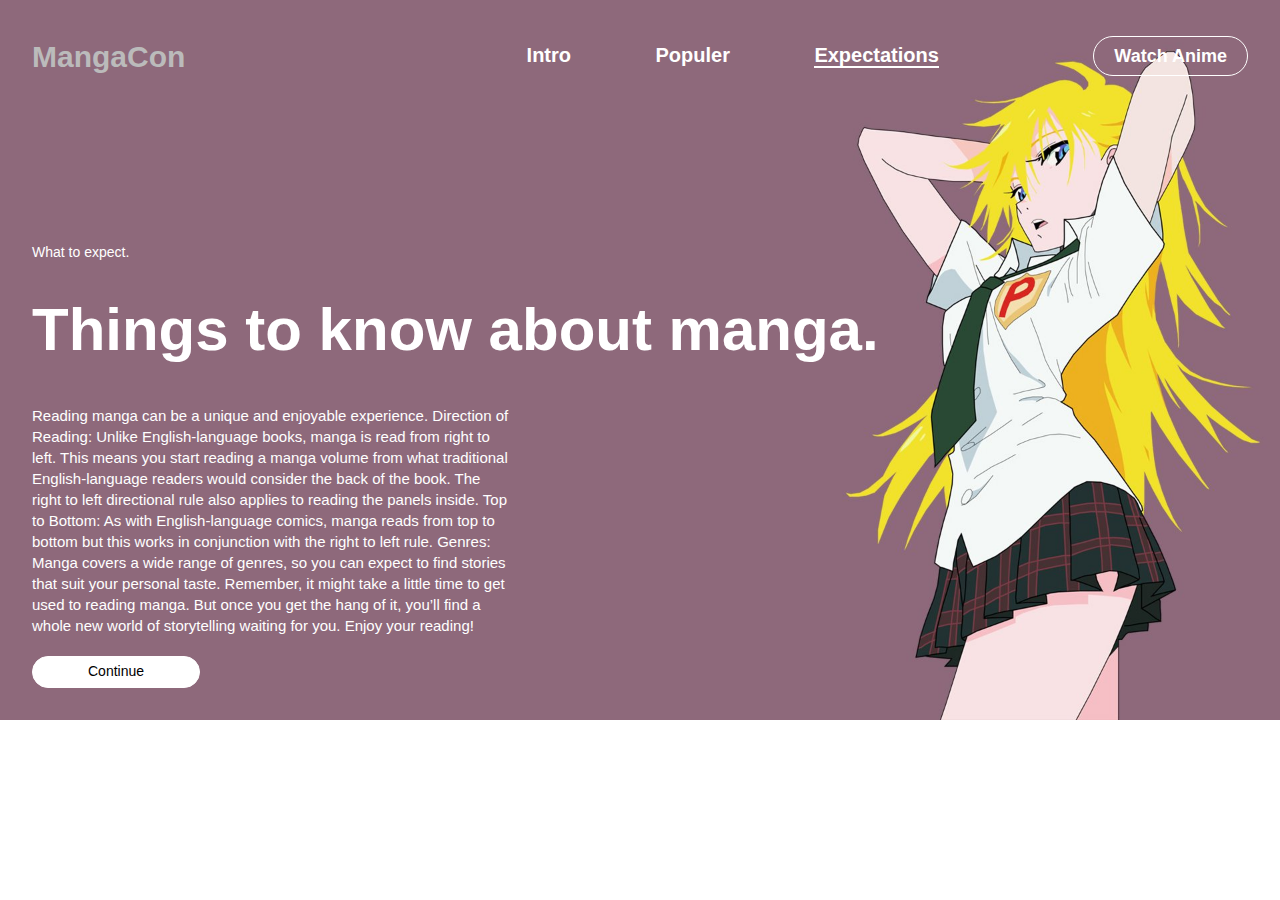
<file: book/Book.html>
<html lang="en">
<head>
    <meta charset="UTF-8">
    <meta name="viewport" content="width=device-width, initial-scale=1.0">
    <link rel="icon" href="https://www.pngmart.com/files/13/One-Piece-PNG-Photos.png" />
    <link rel="stylesheet" href="Book.css">
    <title>MangaCon</title>
</head>
<body>
    <section class="hero">
        <div class="main-width">
            <header>
                <div class="logo">
                    <h2><a href="#">MangaCon</a></h2>
                </div>
                <nav>
                    <ul>
                        <li><a href="/index.html">Intro</a></li>
                        <li><a href="/max/Max.html">Populer</a></li>
                        <li class="active"><a>Expectations</a></li>
                        <li class="btn"><a href="https://www.crunchyroll.com/">Watch Anime</a></li>
                    </ul>
                </nav>
            </header>

            <div class="content">
                <div class="main-text">
                    <h6>What to expect.</h6>
                    <h1>Things to know about manga.</h1>
                    <p>Reading manga can be a unique and enjoyable experience.
                        Direction of Reading: Unlike English-language books, manga is read from right to left. This means you start reading a manga volume from what traditional English-language readers would consider the back of the book. The right to left directional rule also applies to reading the panels inside.
                        Top to Bottom: As with English-language comics, manga reads from top to bottom but this works in conjunction with the right to left rule.
                        Genres: Manga covers a wide range of genres, so you can expect to find stories that suit your personal taste.
                        Remember, it might take a little time to get used to reading manga. But once you get the hang of it, you’ll find a whole new world of storytelling waiting for you. Enjoy your reading!</p>
                    <a href="/Main/main.html">Continue</a>
                </div>
            </div>
        </div>
    </section>
</body>
</html>
</file>
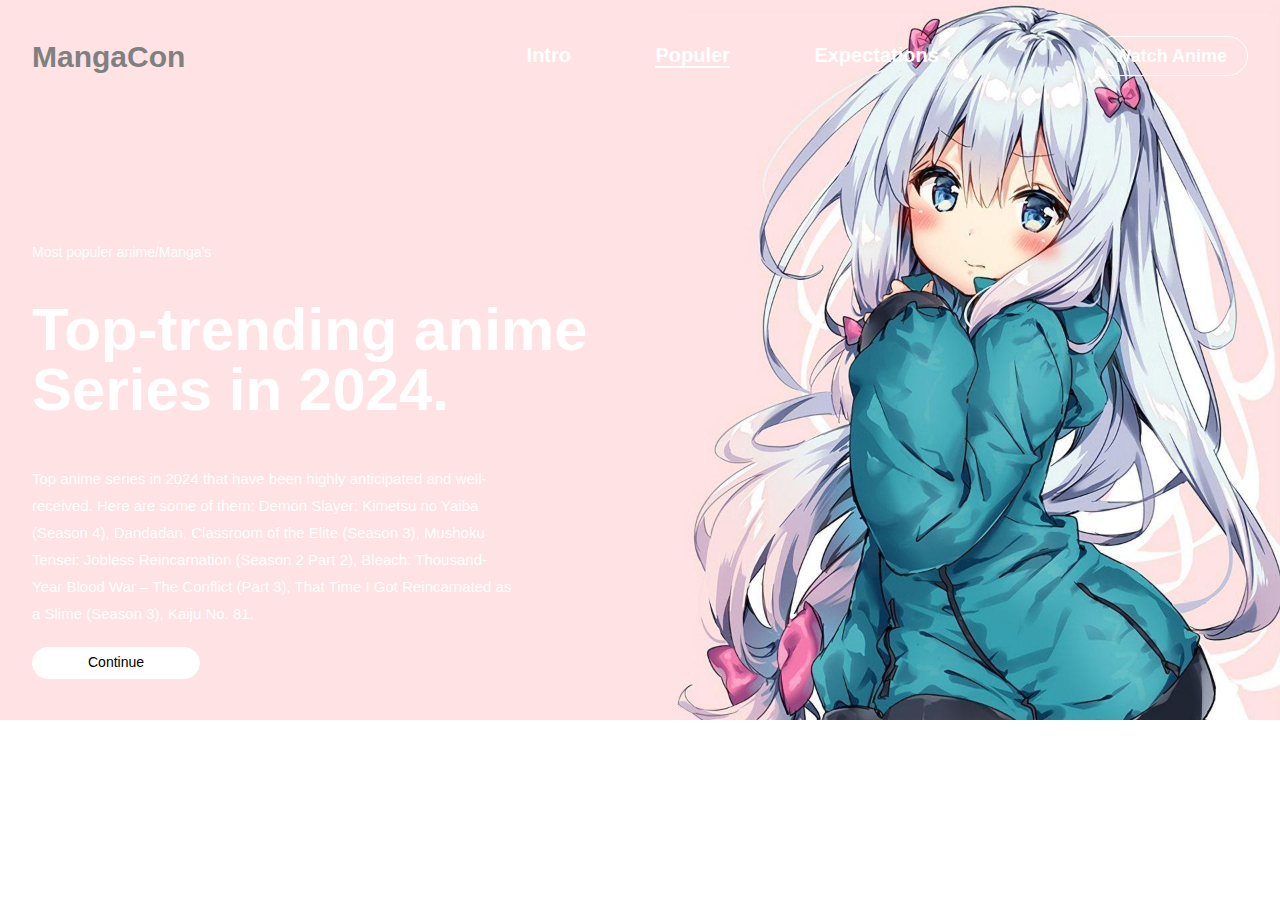
<file: max/Max.html>
<html lang="en">
<head>
    <meta charset="UTF-8">
    <meta name="viewport" content="width=device-width, initial-scale=1.0">
    <link rel="icon" href="https://www.pngmart.com/files/13/One-Piece-PNG-Photos.png" />
    <link rel="stylesheet" href="Max.css">
    <title>MangaCon</title>
</head>
<body>
    <section class="hero">
        <div class="main-width">
            <header>
                <div class="logo">
                    <h2><a href="#">MangaCon</a></h2>
                </div>
                <nav>
                    <ul>
                        <li><a href="/index.html">Intro</a></li>
                        <li class="active"><a>Populer</a></li>
                        <li><a href="/book/Book.html">Expectations</a></li>
                        <li class="btn"><a href="https://www.crunchyroll.com/">Watch Anime</a></li>
                    </ul>
                </nav>
            </header>

            <div class="content">
                <div class="main-text">
                    <h6>Most populer anime/Manga's</h6>
                    <h1>Top-trending anime <br> Series in 2024.</h1>
                    <p>Top anime series in 2024 that have been highly anticipated and well-received. Here are some of them:
                        Demon Slayer: Kimetsu no Yaiba (Season 4),
                        Dandadan,
                        Classroom of the Elite (Season 3),
                        Mushoku Tensei: Jobless Reincarnation (Season 2 Part 2),
                        Bleach: Thousand-Year Blood War – The Conflict (Part 3),
                        That Time I Got Reincarnated as a Slime (Season 3),
                        Kaiju No. 81.
                       </p>
                    <a href="/Main/main.html">Continue</a>
                </div>
            </div>
        </div>
    </section>
</body>
</html>
</file>
<file: book/Book.css>
* {
    margin: 0;
    padding: 0;
    box-sizing: border-box;
    font-family: sans-serif;
}
body {
    overflow-x: hidden;
}
.main-width {
    width: 1400px;
    max-width: 95%;
    margin: 0 auto;
}
.hero {
    height: 100%;
    width: 100%;
    min-height: 100vh;
    background-image: url(/images/5acxzapl.png);
    background-size: 100%;
    background-repeat: no-repeat;
}
.hero header .logo h2 a {
    display: block;
    font-size: 30px;
    font-weight: 600;
    text-decoration: none;
    color: rgb(187, 187, 187);
    font-family: sans-serif;
}
.hero header {
    display: flex;
    align-items: center;
    justify-content: space-between;
    padding: 40px 0 30px;
}
nav ul li {
    list-style: none;
    display: inline-block;
}
nav ul li a {
    text-decoration: none;
    color: white;
    margin-left: 80px;
    font-size: 20px;
    font-weight: 600;
    border-bottom: 2px solid transparent;
    transition: .4s;
}
nav ul li:not(:last-child) a:hover,
nav ul li:not(:last-child) a:focus{
    border-bottom: 2px solid white;
}
nav ul li.active a {
    border-bottom: 2px solid white;
}
nav ul li.btn a {
    background: transparent;
    color: white;
    border: 1px solid white;
    padding: 9px 20px;
    border-radius: 80px;
    line-height: 1.4;
    font-size: 18px;
    font-weight: 600;
    margin-left: 150px;
}
nav ul li.btn:hover a {
    border: 1px solid white;
    color: black;
    background: white;
    transition: .4s;
}
.content {
    padding-top: 140px;
}
.content .main-text {
    position: relative;
    z-index: 2;
    margin-bottom: 50px;
}
.content .main-text h6 {
    font-size: 14px;
    font-weight: 400;
    color: white;
    margin-bottom: 40px;
}
.content .main-text h1 {
    font-size: 60px;
    line-height: 1;
    color: white;
    margin: 0px 0px 45px;
    font-family: sans-serif;
}
.content .main-text p {
    max-width: 100%;
    width: 480px;
    color: white;
    line-height: 1.4;
    font-size: 15px;
    margin-bottom: 20px;
}
.content .main-text a {
    display: inline-block;
    text-decoration: none;
    color: black;
    background: white;
    border: 1px solid white;
    padding: 5px 55px;
    line-height: 1.4;
    border-radius: 30px;
    font-size: 14px;
    font-weight: 500;
}
.content .main-text a:hover {
    transform: scale(1.2);
    border: 1px solid white;
    background: transparent;
    color: black;
    transition: .4s;
}
</file>
<file: max/Max.css>
* {
    margin: 0;
    padding: 0;
    box-sizing: border-box;
    font-family: sans-serif;
}
body {
    overflow-x: hidden;
}
.main-width {
    width: 1400px;
    max-width: 95%;
    margin: 0 auto;
}
.hero {
    height: 100%;
    width: 100%;
    min-height: 100vh;
    background-image: url(/images/1qqodu3d.png);
    background-size: 100%;
    background-repeat: no-repeat;
}
.hero header .logo h2 a {
    display: block;
    font-size: 30px;
    font-weight: 600;
    text-decoration: none;
    color: gray;
    font-family: sans-serif;
}
.hero header {
    display: flex;
    align-items: center;
    justify-content: space-between;
    padding: 40px 0 30px;
}
nav ul li {
    list-style: none;
    display: inline-block;
}
nav ul li a {
    text-decoration: none;
    color: white;
    margin-left: 80px;
    font-size: 20px;
    font-weight: 600;
    border-bottom: 2px solid transparent;
    transition: .4s;
}
nav ul li:not(:last-child) a:hover,
nav ul li:not(:last-child) a:focus{
    border-bottom: 2px solid white;
}
nav ul li.active a {
    border-bottom: 2px solid white;
}
nav ul li.btn a {
    background: transparent;
    color: white;
    border: 1px solid white;
    padding: 9px 20px;
    border-radius: 80px;
    line-height: 1.4;
    font-size: 18px;
    font-weight: 600;
    margin-left: 150px;
}
nav ul li.btn:hover a {
    border: 1px solid white;
    color: black;
    background: white;
    transition: .4s;
}
.content {
    padding-top: 140px;
}
.content .main-text {
    position: relative;
    z-index: 2;
    margin-bottom: 50px;
}
.content .main-text h6 {
    font-size: 14px;
    font-weight: 400;
    color: white;
    margin-bottom: 40px;
}
.content .main-text h1 {
    font-size: 60px;
    line-height: 1;
    color: white;
    margin: 0px 0px 45px;
    font-family: sans-serif;
}
.content .main-text p {
    max-width: 100%;
    width: 480px;
    color: white;
    line-height: 1.8;
    font-size: 15px;
    margin-bottom: 20px;
}
.content .main-text a {
    display: inline-block;
    text-decoration: none;
    color: black;
    background: white;
    border: 1px solid white;
    padding: 5px 55px;
    line-height: 1.4;
    border-radius: 30px;
    font-size: 14px;
    font-weight: 500;
}
.content .main-text a:hover {
    transform: scale(1.2);
    border: 1px solid white;
    background: transparent;
    color: black;
    transition: .4s;
}
</file>
